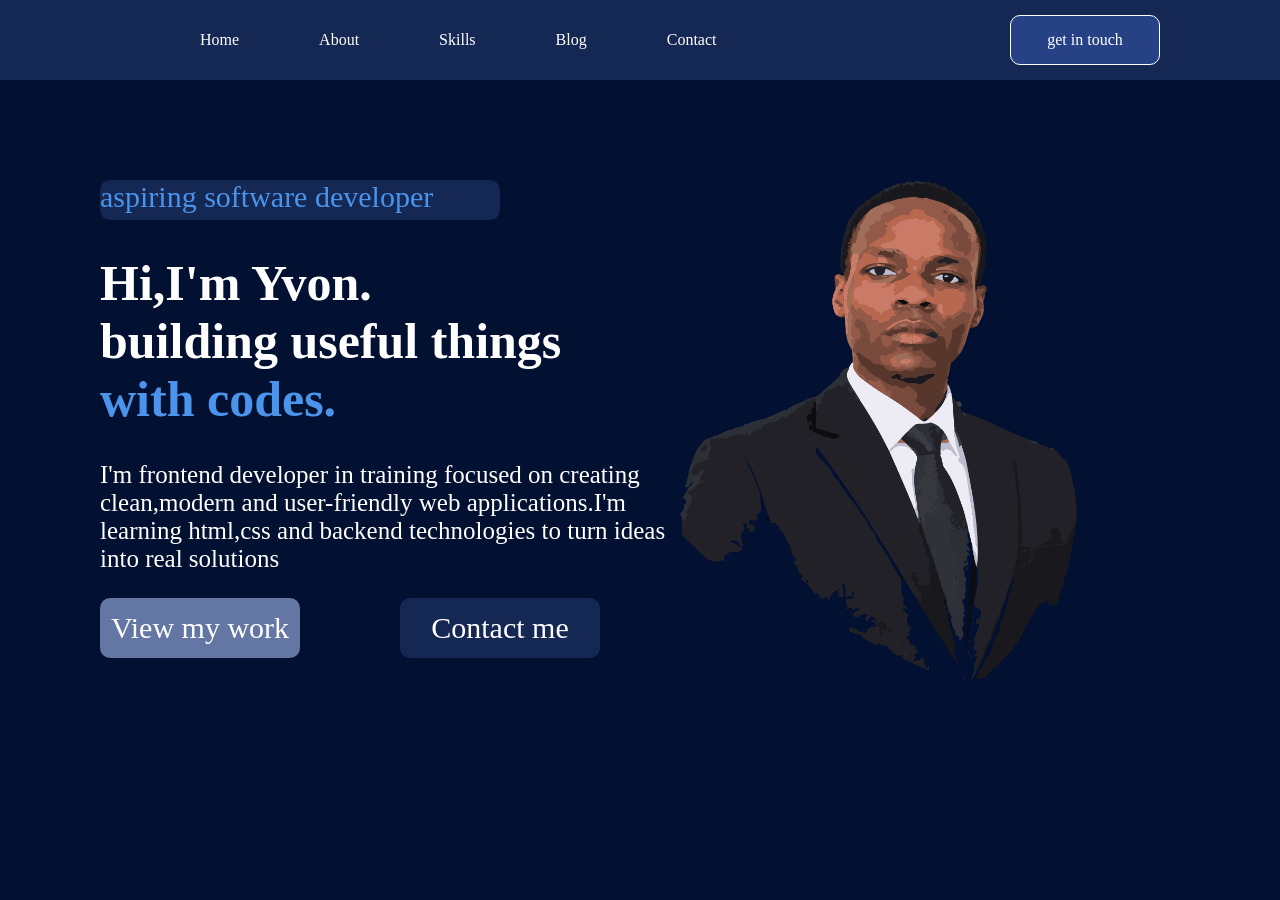
<file: index.html>
<!DOCTYPE html>
<html lang="en">
<head>
    <meta charset="UTF-8">
    <meta name="viewport" content="width=device-width, initial-scale=1.0">
    <title>landing page</title>
    <link rel="stylesheet" href="main.css">

</head>
<body>
    <header class="header">
    <nav class="nav">
        <ul class="links">
            <li><a href="index.html">Home</a></li>
            <li><a href="about.html">About</a></li>
            <li><a href="skills.html">Skills</a></li>
            <li><a href="blog.html">Blog</a></li>
            <li><a href="contact.html">Contact</a></li>
        </ul>
        <a href="contact.html" class="button">get in touch</a>
    </nav>
    </header>
    <main class="content">
        <div class="div1">
            <div class="div11">
                aspiring software developer
            </div>
            <div class="div12">
                <h1 class="t1">Hi,I'm Yvon.<br>building useful things<br><span class="spanl">with codes.</span></h1>
            </div>
            <div class="div13">
                <p class="landingp">I'm frontend developer in training focused on creating clean,modern and
                    user-friendly web applications.I'm learning html,css and backend technologies to 
                    turn ideas into real solutions
                </p>
            </div>
            <div class="div14">
                <div class="div141">
                    <a class="linkl1" href="about.html">View my work</a>
                </div>
                <div class="div142">
                    <a class="linkl1" href="contact.html">Contact me</a>
                </div>
            </div>

        </div>
        <div class="div2">
            <img src="./images/profile.png">
        </div>
    </main>
</body>
</html>
</file>
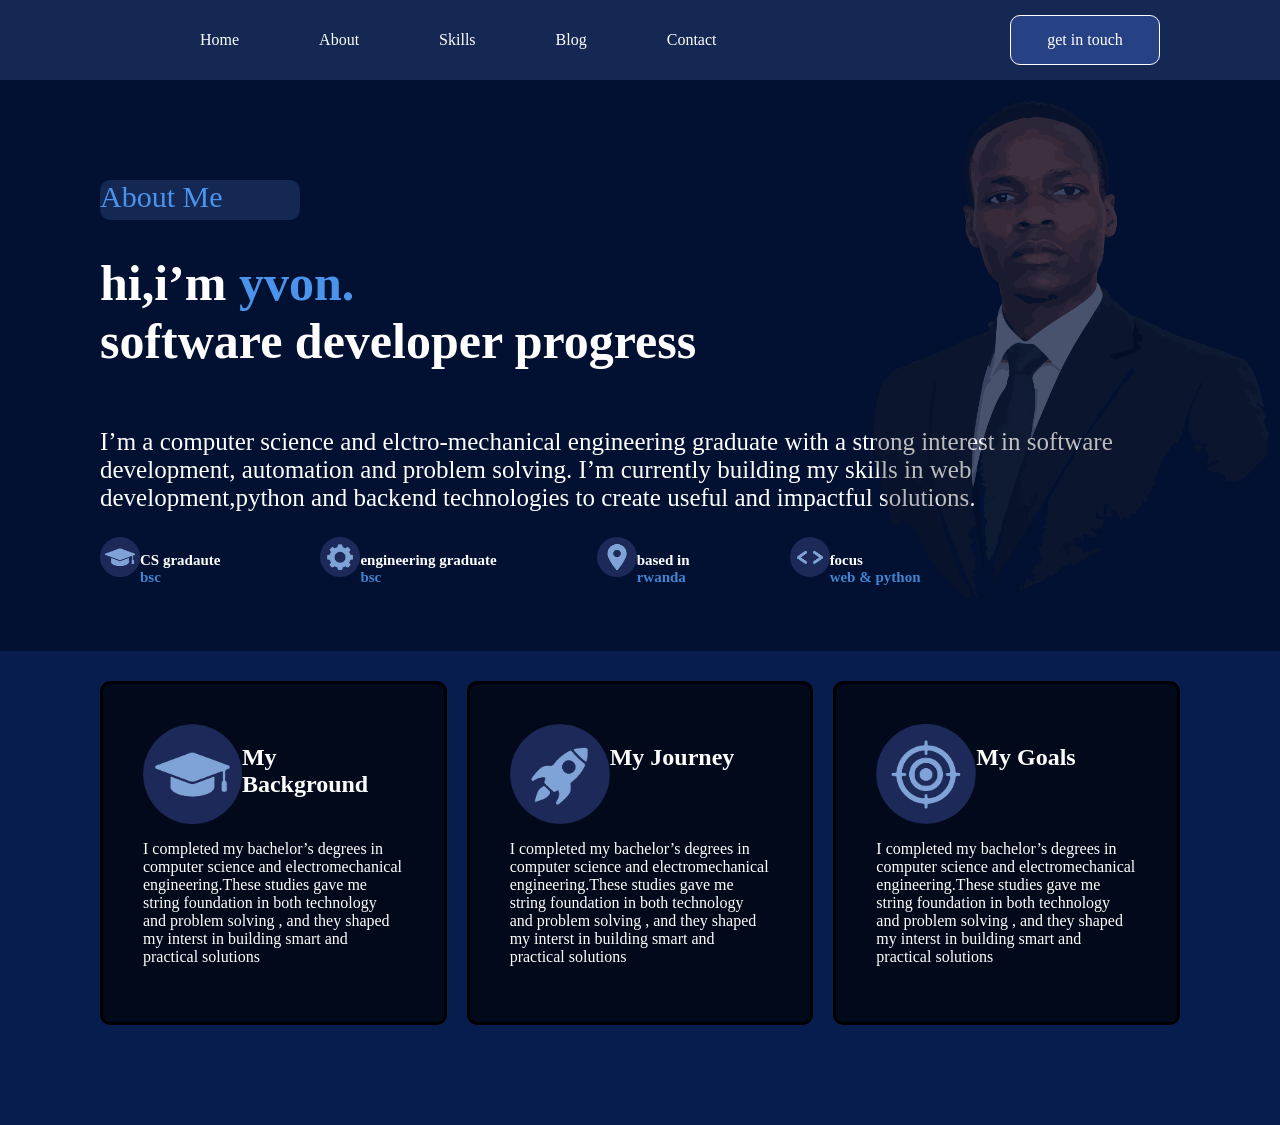
<file: about.html>
<!DOCTYPE html>
<html lang="en">
<head>
    <meta charset="UTF-8">
    <meta name="viewport" content="width=device-width, initial-scale=1.0">
    <title>About</title>
    <link rel="stylesheet" href="main.css">
</head>
<body>
    <header class="header">
    <nav class="nav">
        <ul class="links">
            <li><a href="index.html">Home</a></li>
            <li><a href="about.html">About</a></li>
            <li><a href="skills.html">Skills</a></li>
            <li><a href="blog.html">Blog</a></li>
            <li><a href="contact.html">Contact</a></li>
        </ul>
        <a href="contact.html" class="button">get in touch</a>
    </nav>
    </header>
    <main class="contentA">
        <div class="diva1">
            <div class="diva11">
                <div class="diva111">About Me</div>
                <div class="diva112">
                    <h1 class="ta1">hi,i’m <span class="spanl">yvon.</span><br>software developer progress</h1>
                </div>
                <div class="diva113">
                    <p class="aboutp">I’m a computer science and elctro-mechanical engineering graduate with a strong interest
                         in software development, automation  and problem solving. I’m currently building my skills in web 
                         development,python and backend technologies to create useful and impactful solutions.</p>
                    <img class="aboutimg" src="./images/profile revert.png">      
                </div>
            </div>
        </div>
        <div class="diva2">
            <div class="diva21">
                <img class="diva12img" src="./images/education.png">
                <h3 class="head3about">CS gradaute<br><span class="catabout">bsc</span></h3>
            </div>
            <div class="diva22">
                <img class="diva12img" src="./images/engineering graduate.png">
                <h3 class="head3about">engineering graduate<br><span class="catabout">bsc</span></h3>
            </div>
            <div class="diva23">
                <img class="diva12img" src="./images/based in.png">
                <h3 class="head3about">based in<br><span class="catabout">rwanda</span></h3>
            </div>
            <div class="diva23">
                <img class="diva12img" src="./images/focus.png">
                <h3 class="head3about">focus <br><span class="catabout">web & python</span></h3>
            </div>
        </div>
        <div class="diva3">
            <div class="diva31">
                <div class="diva311">
                    <img class="footimag" src="./images/education.png">
                    <h2>My Background</h2>
                </div>
                <div class="diva312">
                    <p>I completed my bachelor’s degrees in computer science and electromechanical engineering.These studies gave
                    me string foundation in both technology and problem solving , and they shaped my interst in building  smart
                     and  practical solutions</p>
                </div>
            </div>
            <div class="diva32">
                <div class="diva311">
                    <img class="footimag" src="./images/my journey.png">
                    <h2>My Journey</h2>
                </div>
                <div class="diva312">
                    <p>I completed my bachelor’s degrees in computer science and electromechanical engineering.These studies gave
                        me string foundation in both technology and problem solving , and they shaped my interst in building  smart
                        and  practical solutions
                    </p>
                </div>
            </div>
            <div class="diva33">
                <div class="diva311">
                    <img class="footimag" src="./images/my goals.png">
                    <h2>My Goals</h2>
                </div>
                <div class="diva312">
                    <p>
                        I completed my bachelor’s degrees in computer science and electromechanical engineering.These studies gave
                         me string foundation in both technology and problem solving , and they shaped my interst in building  smart
                        and  practical solutions
                    </p>
                </div>
            </div>
        </div>
    </main>
</body>
</html>
</file>
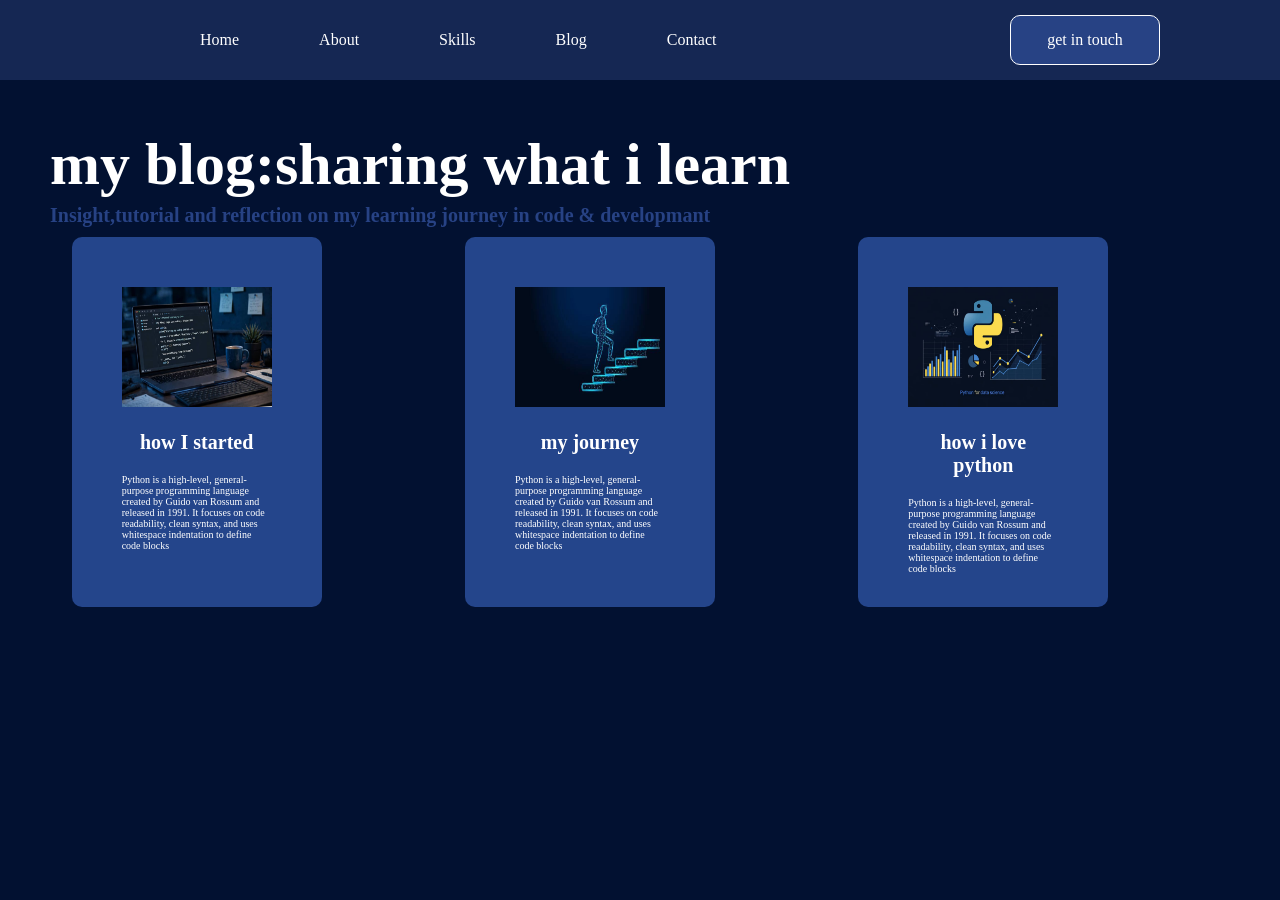
<file: blog.html>
<!DOCTYPE html>
<html lang="en">
<head>
    <meta charset="UTF-8">
    <meta name="viewport" content="width=device-width, initial-scale=1.0">
    <title>Blog</title>
    <link rel="stylesheet" href="blog.css">
</head>
<body>
     <header class="header">
    <nav class="nav">
        <ul class="links">
            <li><a href="index.html">Home</a></li>
            <li><a href="about.html">About</a></li>
            <li><a href="skills1.htm">Skills</a></li>
            <li><a href="blog.html">Blog</a></li>
            <li><a href="contact.html">Contact</a></li>
        </ul>
        <a href="contact.html" class="button">get in touch</a>
    </nav>
    </header>
    <main class="content">
        <div class="div1">
            <h1 class="blogti1">my blog:sharing what i learn</h1>
            <h3 class="blogti2">Insight,tutorial and reflection on my learning journey in code & developmant</h3>
        </div>
        <div class="div2">
            <div class="div21">
                <div class="211">
                    <img class="imag1"src="./images/how i started001.png">
                </div>
                <div class="212">
                    <h2 class="blogtitle2">how I started</h2>
                    <p>Python is a high-level, general-purpose programming language 
                        created by Guido van Rossum and released in 1991. It focuses on code readability, clean syntax, 
                        and uses whitespace indentation to define code blocks
                </div>
            </div>
            <div class="div21">
                <div class="221">
                    <img class="imag2" src="./images/journey.png">
                </div>
                <div class="212">
                    <h2 class="blogtitle2">my journey</h2>
                    <p>Python is a high-level, general-purpose programming language 
                        created by Guido van Rossum and released in 1991. It focuses on code readability, clean syntax, 
                        and uses whitespace indentation to define code blocks
                    </p>
                </div>
            </div>
            <div class="div21">
                <div class="231">
                    <img class="imag3" src="./images/how i love python001.png">
                </div>
                <div class="212">
                    <h2 class="blogtitle2">how i love <br>python</h2>
                    <p>Python is a high-level, general-purpose programming language 
                        created by Guido van Rossum and released in 1991. It focuses on code readability, clean syntax, 
                        and uses whitespace indentation to define code blocks
                    </p>
                </div>
            </div>
        </div>
    </main>
</body>
</html>
</file>
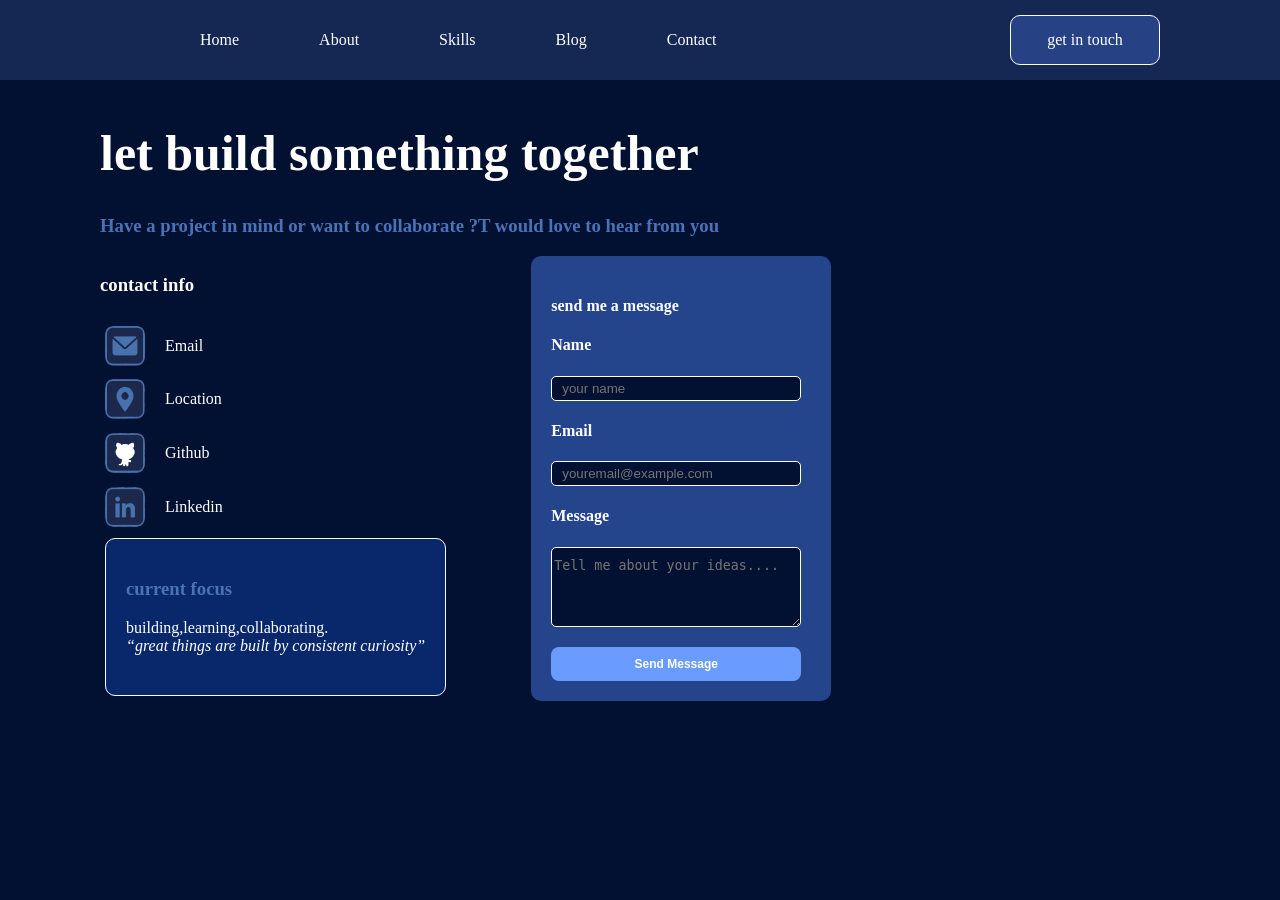
<file: contact.html>
<!DOCTYPE html>
<html lang="en">
<head>
    <meta charset="UTF-8">
    <meta name="viewport" content="width=device-width, initial-scale=1.0">
    <title>Contact</title>
    <link rel="stylesheet" href="contact.css">
</head>
<body>
     <header class="header">
    <nav class="nav">
        <ul class="links">
            <li><a href="index.html">Home</a></li>
            <li><a href="about.html">About</a></li>
            <li><a href="skills.html">Skills</a></li>
            <li><a href="blog.html">Blog</a></li>
            <li><a href="contact.html">Contact</a></li>
        </ul>
        <a href="contact.html" class="button">get in touch</a>
    </nav>
    </header>
    <main class="content">
        <div class="div1">
            <h1 class="conthead">let build something together</h1>
            <h3 class="conthead2">Have  a project in mind or want  to  collaborate ?T would love  to  hear  from  you</h3>
        </div>
        <div class="div2">
            <div class="div21">
                <div class="div211">
                    <h3>contact info</h3>
                    <div class="div2111"><img class="contimg" src="./images/email.png">Email</div>
                    <div class="div2111"><img class="contimg" src="./images/location.png">Location</div>
                    <div class="div2111"><img class="contimg" src="./images/github.png">Github</div>
                    <div class="div2111"><img class="contimg" src="./images/linkedin.png">Linkedin</div>
                    <div class="div2112"><h3 class="conthead3">current focus</h3>
                    <p>building,learning,collaborating.<br><em>“great things are built by consistent curiosity”</em></p></div2112>
                </div>
            </div>
            <div class="div22">
                <h4>send me a message</h4>
                <div class="div221">
                    <h4>Name</h4>
                    <input type="text" placeholder="your name">
                </div>
                <div class="div221">
                    <h4>Email</h4>
                    <input type="text" placeholder="youremail@example.com">
                </div>
                <div class="div221">
                    <h4>Message</h4>
                    <textarea placeholder="Tell me about your ideas...."></textarea>
                </div>
                <div class="div224">
                    <button type="submit">Send Message</button>
                </div>
            </div>
        </div>
    </main>
    
</body>
</html>
</file>
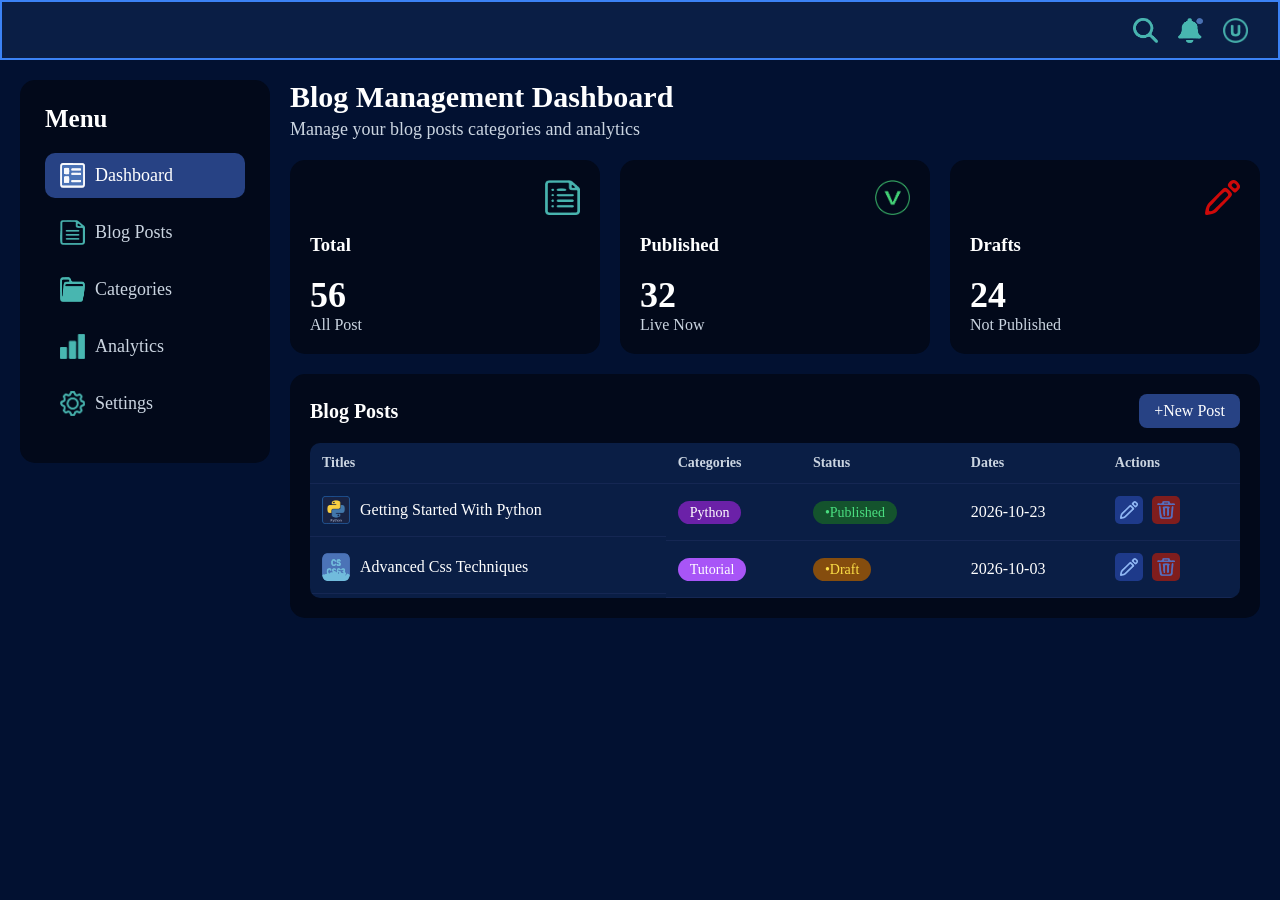
<file: dashboard.html>
<!DOCTYPE html>
<html lang="en">
<head>
    <meta charset="UTF-8">
    <meta name="viewport" content="width=device-width, initial-scale=1.0">
    <title>Dashboard</title>
    <link rel="stylesheet" href="dashboard.css">
</head>
<body>
    <header class="topbar">
        <div class="topbarright">
            <img class="topicon" src="./images/search001.png">
            <img class="topicon" src="./images/ring001.png">
            <img class="topicon" src="./images/users001.png">
        </div>
    </header>

    <main class="contentD">
        <div class="divdleft">
            <h1 class="menuTitle">Menu</h1>
            <div class="menuItem active">
                <img class="menuImg" src="./images/dashboard active001.png">
                <span>Dashboard</span>
            </div>
            <div class="menuItem">
                <img class="menuImg" src="./images/blog post002.png">
                <span>Blog Posts</span>
            </div>
            <div class="menuItem">
                <img class="menuImg" src="./images/categories001.png">
                <span>Categories</span>
            </div>
            <div class="menuItem">
                <img class="menuImg" src="./images/analytics001.png">
                <span>Analytics</span>
            </div>
            <div class="menuItem">
                <img class="menuImg" src="./images/setting001.png">
                <span>Settings</span>
            </div>
        </div>

        <div class="divdright">
            <div class="divdhead">
                <h1 class="td1">Blog Management Dashboard</h1>
                <p class="dashp">Manage your blog posts categories and analytics</p>
            </div>

            <div class="divd2">
                <div class="divd21">
                    <div class="cardtop">
                        <img class="cardicon" src="./images/total document001.png">
                    </div>
                    <h3>Total</h3>
                    <p class="catnum">56</p>
                    <span class="catsub">All Post</span>
                </div>
                <div class="divd21">
                    <div class="cardtop">
                        <img class="cardicon" src="./images/published checkmark002.png">
                    </div>
                    <h3>Published</h3>
                    <p class="catnum">32</p>
                    <span class="catsub">Live Now</span>
                </div>
                <div class="divd21">
                    <div class="cardtop">
                        <img class="cardicon" src="./images/draft pencil002.png">
                    </div>
                    <h3>Drafts</h3>
                    <p class="catnum">24</p>
                    <span class="catsub">Not Published</span>
                </div>
            </div>

            <div class="divd3">
                <div class="divd31">
                    <h2>Blog Posts</h2>
                    <a class="newpostbtn">+New Post</a>
                </div>
                <div class="divd32">
                    <table class="tableD">
                        <tr class="trhead">
                            <th>Titles</th>
                            <th>Categories</th>
                            <th>Status</th>
                            <th>Dates</th>
                            <th>Actions</th>
                        </tr>
                        <tr>
                            <td class="titlecell"><img class="titleicon" src="./images/python.png">
                            <span>Getting Started With Python</span></td>
                            <td><span class="catpy">Python</span></td>
                            <td><span class="statuspub">•Published</span></td>
                            <td>2026-10-23</td>
                            <td>
                                <img class="actionimg edit" src="./images/edit pencil001.png">
                                <img class="actionimg delete" src="./images/delete trash002.png">
                            </td>
                        </tr>
                        <tr>
                            <td class="titlecell"><img class="titleicon" src="./images/css badge001.png">
                            <span>Advanced Css Techniques</span></td>
                            <td><span class="cattut">Tutorial</span></td>
                            <td><span class="statusdraft">•Draft</span></td>
                            <td>2026-10-03</td>
                            <td>
                                <img class="actionimg edit" src="./images/edit pencil001.png">
                                <img class="actionimg delete" src="./images/delete trash002.png">
                            </td>
                        </tr>
                    </table>
                </div>
            </div>
        </div>
    </main>
</body>
</html>
</file>
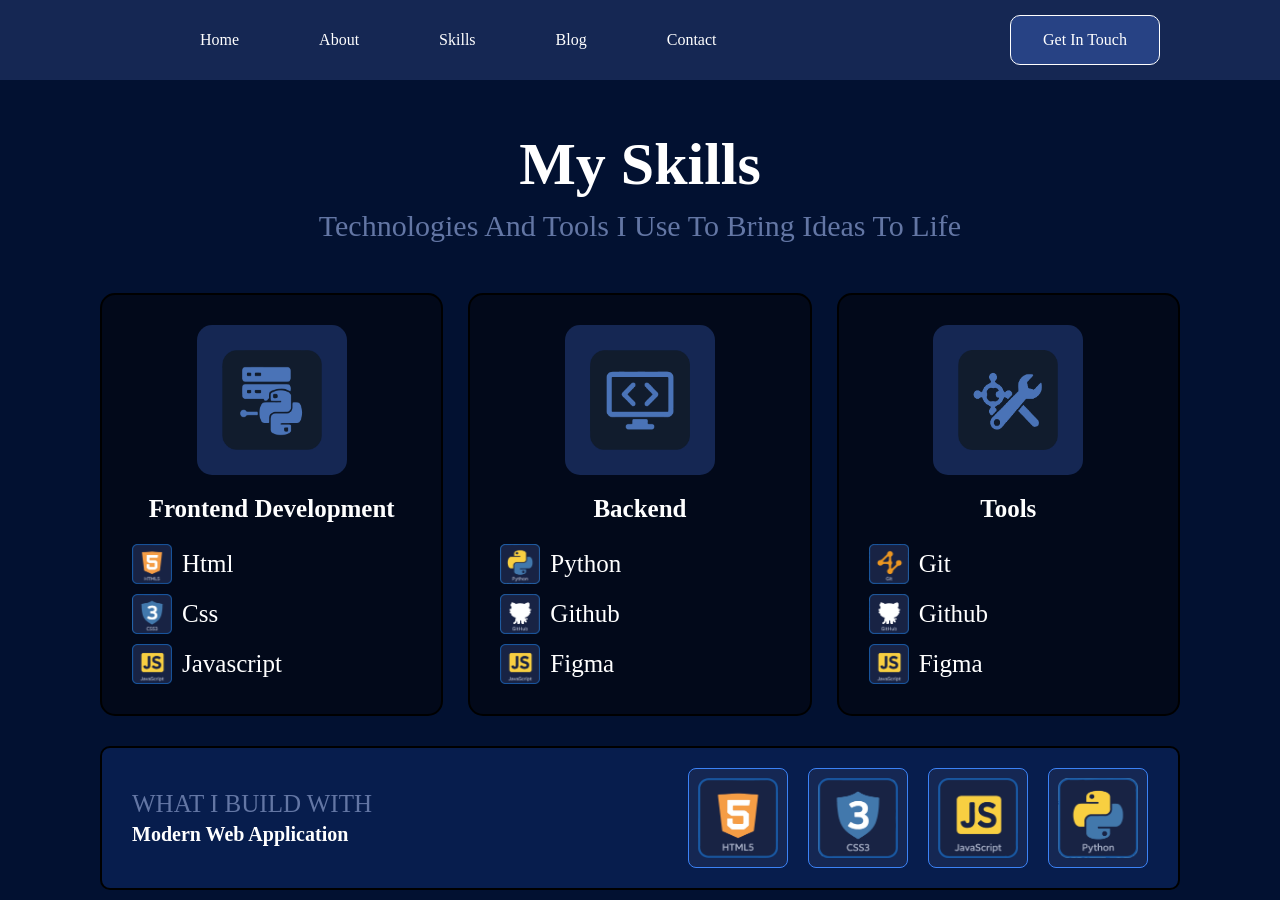
<file: skills.html>
<!DOCTYPE html>
<html lang="en">
<head>
    <meta charset="UTF-8">
    <meta name="viewport" content="width=device-width, initial-scale=1.0">
    <title>Skills</title>
    <link rel="stylesheet" href="skills.css">
</head>
<body>
    <header class="header">
    <nav class="nav">
        <ul class="links">
            <li><a href="index.html">Home</a></li>
            <li><a href="about.html">About</a></li>
            <li><a href="skills.html">Skills</a></li>
            <li><a href="blog.html">Blog</a></li>
            <li><a href="contact.html">Contact</a></li>
        </ul>
        <a href="contact.html" class="button">Get In Touch</a>
    </nav>
    </header>
    <main class="contentS">
        <div class="divs1">
            <h1 class="ts1">My Skills</h1>
            <p class="tsub">Technologies And Tools I Use To Bring Ideas To Life</p>
        </div>

        <div class="divs2">
            <div class="divs21">
                <div class="divs211">
                    <img class="divs12img" src="./images/frontend.png">
                </div>
                <h2 class="head2skill">Frontend Development</h2>
                <div class="divs212">
                    <div class="skillbadge"><img class="badgeimg" src="./images/html.png"><span>Html</span></div>
                    <div class="skillbadge"><img class="badgeimg" src="./images/css.png"><span>Css</span></div>
                    <div class="skillbadge"><img class="badgeimg" src="./images/javascript.png"><span>Javascript</span></div>
                </div>
            </div>

            <div class="divs22">
                <div class="divs211">
                    <img class="divs12img" src="./images/backend.png">
                </div>
                <h2 class="head2skill">Backend</h2>
                <div class="divs212">
                    <div class="skillbadge"><img class="badgeimg" src="./images/python.png"><span>Python</span></div>
                    <div class="skillbadge"><img class="badgeimg" src="./images/github001.png"><span>Github</span></div>
                    <div class="skillbadge"><img class="badgeimg" src="./images/javascript.png"><span>Figma</span></div>
                </div>
            </div>

            <div class="divs23">
                <div class="divs211">
                    <img class="divs12img" src="./images/tools.png">
                </div>
                <h2 class="head2skill">Tools</h2>
                <div class="divs212">
                    <div class="skillbadge"><img class="badgeimg" src="./images/git.png"><span>Git</span></div>
                    <div class="skillbadge"><img class="badgeimg" src="./images/github001.png"><span>Github</span></div>
                    <div class="skillbadge"><img class="badgeimg" src="./images/javascript.png"><span>Figma</span></div>
                </div>
            </div>
        </div>

        <div class="divs3">
            <div class="divs31">
                <p class="whathead">WHAT I BUILD WITH</p>
                <h2 class="whattitle">Modern Web Application</h2>
            </div>
            <div class="divs32">
                <div class="buildicon"><img src="./images/html.png"></div>
                <div class="buildicon"><img src="./images/css.png"></div>
                <div class="buildicon"><img src="./images/javascript.png"></div>
                <div class="buildicon"><img src="./images/python.png"></div>
            </div>
        </div>
    </main>
</body>
</html>
</file>
<file: main.css>
*{
    box-sizing: border-box;
}

body{
    margin:0;
    font-family:Katibeh,serif;
    background-color:#021131;
    color:#ffffff;

}

.header{
    background-color:#152753;

}
.nav{
    display: flex;
    align-items:center;
    width:100%;
    height:80px;
}

.links{
    display: flex;
    align-items:center;
    list-style:none;
    margin-left:200px;
    padding:0;
    gap:80px;
    flex:1;   

}
.links a{
    color:white;
    text-decoration:none;
}

.links a:hover{
    color:#3B82F6;
    text-decoration:underline;
    
}
.button{
    display: inline-flex;
    align-items:center;
    justify-content:center;
    background-color:#274284;
    color:white;
    text-decoration:none;
    border:1px solid;
    width:150px;
    height:50px;
    border-radius:10px;
    font-size:16px;
    margin-right:120px;
}
.button:hover{
    background-color:#3B82F6;
}

.content{
    display: flex;  
    grid-template-columns:1.1fr 0.9;
    padding:100px;
}
.div11{
    background-color:#152753;
    color:#4a95eb;
    font-size:30px;
    width:400px;
    height:40px;
    border-radius:10px;
}
.t1{
    font-size:50px;
    font-family:Katibeh;
}
.spanl{
    color:#4a95eb;
    font-size:50px;
    font-family: Katibeh;
}
.landingp{
    font-size:25px;
    font-family: Katibeh;
}
.div14{
    display:flex;
    gap:100px;
    display: flex;
    justify-content: left;
}
.div141{
    display: flex;
    justify-content: center;
    align-items: center;
    background-color:#6376a4;
    width: 200px;
    height:60px;
    border-radius: 10px;
}

.linkl1{
    text-decoration: none;
    color:white;
    font-size:30px;
}
.div142{
    display: flex;
    justify-content: center;
    align-items: center;
    background-color:#152753;
    width: 200px;
    height: 60px;
    border-radius: 10px;
}
.div2{
    display: flex;
    justify-content: center;
    align-items: center;
}
img{
    width: 500px;
    height:500px;
}
.contentA{  
    grid-template-columns:1.1fr 0.9;
    padding:0px;
}
.ta1{
    font-size:50px;
    font-family:Katibeh;
}
.aboutp{
    font-size:25px;
    font-family: Katibeh;
}
.diva23{
    display: flex;
}
.diva12img{
    width:40px;
    height:40px;
}
.diva111{
    background-color:#152753;
    color:#4a95eb;
    font-size:30px;
    width:200px;
    height:40px;
    border-radius:10px
}
.diva113{
    display: flex;
}
.aboutimg{
    width: 500px;
    height:500px;
    position:absolute;
    opacity:0.3;
    right:10px;
    top:100px;
}
.diva2{
    display: flex;
    gap:100px;   
}
.head3about{
    font-size:15px;
}
.diva22{
    display: flex;
}
.diva21{
    display: flex;
}
.catabout{
    color:#4184d3;
}
.footimag{
    width:100px;
    height:100px;
} 
.diva3{
    display: flex;
    background-color: #071d4d;
    width:100%;
    gap:20px;
}
.diva1{
    margin:100px 100px 0px 100px;
}
.diva2{
    margin:0 100px 50px 100px ;
}
.diva33{
    background-color: #02091a;
    border:solid;
    margin:30px 100px  100px 0;
    padding: 40px;
    border-color: black;
    border-radius: 10px;
}
.diva32{
    background-color: #02091a;
    border:solid;
    margin:30px 0 100px 0;
    padding: 40px;
    border-color: black;
    border-radius: 10px;
}
.diva31{
    background-color: #02091a;
    border:solid;
    margin:30px 0 100px 100px;
    padding: 40px;
    border-color: black;
    border-radius: 10px;
}
.diva311{
    display: flex;
}
</file>
<file: blog.css>
*{
    box-sizing: border-box;
    padding: 0;
    margin: 0;
}

body{
    margin:0;
    font-family:Katibeh,serif;
    background-color:#021131;
    color:#ffffff;

}

.header{
    background-color:#152753;

}
.nav{
    display: flex;
    align-items:center;
    width:100%;
    height:80px;
}

.links{
    display: flex;
    align-items:center;
    list-style:none;
    margin-left:200px;
    padding:0;
    gap:80px;
    flex:1;   

}
.links a{
    color:white;
    text-decoration:none;
}

.links a:hover{
    color:#3B82F6;
    text-decoration:underline;
    
}
.button{
    display: inline-flex;
    align-items:center;
    justify-content:center;
    background-color:#274284;
    color:white;
    text-decoration:none;
    border:1px solid;
    width:150px;
    height:50px;
    border-radius:10px;
    font-size:16px;
    margin-right:120px;
}
.button:hover{
    background-color:#3B82F6;
}
.div2{
    display: flex;
    gap:100px;
    margin-right: 100px;
}
.imag1{
    width: 150px;
    height: 120px;
}

.imag3{
    width: 150px;
    height: 120px;
}
.imag2{
    width: 150px;
    height: 120px;
}
.div21{
    margin-left:auto;
    margin-right: auto;
    border: none;
    background-color: #24458b;
    border-radius: 10px;
    padding: 50px;
    width: 250px;
    height: 370px;
}
.content{
    padding:50px;

}
.div212{
    font-size: 10px;
}

.blogtitle2{
    margin-top: 20px;
    margin-bottom: 20px;
    text-align: center;
    font-size: 20px;
}
p{
    margin-bottom: 20px;
    font-size: 10px;
}
.blogti1{
    font-size: 60px;
    margin-bottom: 5px;
}
.blogti2{
    color: #274284;
    font-size: 20px;
    margin-bottom: 10px;
}
</file>
<file: contact.css>
*{
    box-sizing: border-box;
}

body{
    margin:0;
    font-family:Katibeh,serif;
    background-color:#021131;
    color:#ffffff;

}

.header{
    background-color:#152753;

}
.nav{
    display: flex;
    align-items:center;
    width:100%;
    height:80px;
}

.links{
    display: flex;
    align-items:center;
    list-style:none;
    margin-left:200px;
    padding:0;
    gap:80px;
    flex:1;   

}
.links a{
    color:white;
    text-decoration:none;
}

.links a:hover{
    color:#3B82F6;
    text-decoration:underline;
    
}
.button{
    display: inline-flex;
    align-items:center;
    justify-content:center;
    background-color:#274284;
    color:white;
    text-decoration:none;
    border:1px solid;
    width:150px;
    height:50px;
    border-radius:10px;
    font-size:16px;
    margin-right:120px;
}
.button:hover{
    background-color:#3B82F6;
}
.conthead{
    font-size: 50px;
}
.conthead2{
    color: #4a73b7;
}
.div211{
    display: grid;
}
.div21{
    display: flex;
    gap:80px;
}
.div2111{
    display: flex;
    gap:20px;
    align-items: center;
    margin:5px;
}
.div2{
    display: flex;
}
.content{
    display: grid;
    padding:10px 100px 10px 100px;
}
.contimg{
    width: 40px;
    height:40px;
}
.div22{
    border: none solid;
    background-color: #24458b;
    border-radius: 10px;
    padding:20px;
    width:300px
}
.div2112{
    border:0.5px solid;
    background-color: #09286b;
    border-radius: 10px;
    margin: 5px;
    padding: 20px; 
}
.conthead3{
    color: #4a73b7;
}
.div221 input{
    border: 0.1px white solid;
    background-color: #021131;
    border-radius: 5px;
    padding: 10px;
    width:250px;
    height:25px;
}
.div221 textarea{
    border: 0.1px white solid;
    background-color: #021131;
    border-radius: 5px;
    padding-top: 10px;
    width:250px;
    height: 80px;
}
.div224 button{
    width:250px;
    margin-top:16px;
    background:#6a9bff;
    border:none;
    border-radius:8px;
    padding:10px;
    color:#fff;
    font-size:12px;
    font-weight:600;
    cursor:pointer
}
</file>
<file: dashboard.css>
*{
    box-sizing: border-box;
}
body{
    margin:0;
    font-family:Katibeh,serif;
    background-color:#021131;
    color:white
}
.topbar{
    background-color:#0a1e45;
    border:2px solid #3B82F6;
    height:60px;
    display:flex;
    justify-content:flex-end;
    align-items:center;
    padding-right:30px;
}
.topbarright{
    display:flex;
    align-items:center;
    gap:20px;
}
.topicon{
    width:25px;
    height:25px;
}

.contentD{
    display:flex;
    padding:20px;
    gap:20px;
}
.divdleft{
    background-color:#02091a;
    border-radius:15px;
    width:250px;
    padding:25px;
    height:fit-content;
}
.menuTitle{
    font-size:25px;
    margin:0 0 20px 0;
}
.menuItem{
    display:flex;
    align-items:center;
    gap:10px;
    padding:10px 15px;
    border-radius:10px;
    margin-bottom:12px;
    font-size:18px;
    cursor:pointer;
    color:#cbd5e1;
}
.menuItem.active{
    background-color:#274284;
    color:white;
}
.menuImg{
    width:25px;
    height:25px;
}
.divdright{
    flex:1;
}
.td1{
    font-size:30px;
    margin:0;
}
.dashp{
    font-size:18px;
    color:#cbd5e1;
    margin:5px 0 20px 0;
}
.divd2{
    display:flex;
    gap:20px;
}
.divd21{
    background-color:#02091a;
    border-radius:15px;
    padding:20px;
    width:100%;
}
.cardtop{
    display:flex;
    justify-content:flex-end;
}
.cardicon{
    width:35px;
    height:35px;
}
.catnum{
    font-size:36px;
    margin:5px 0 0 0;
    font-weight:bold;
}
.catsub{
    color:#cbd5e1;
    font-size:16px;
}
.divd3{
    background-color:#02091a;
    border-radius:15px;
    margin-top:20px;
    padding:20px;
}
.divd31{
    display:flex;
    justify-content:space-between;
    align-items:center;
}
.divd31 h2{
    font-size:20px;
    margin:0;
}
.newpostbtn{
    background-color:#274284;
    color:white;
    text-decoration:none;
    padding:8px 15px;
    border-radius:8px;
    font-size:16px;
}
.tableD{
    width:100%;
    margin-top:15px;
    border-collapse: collapse;
    background-color:#0a1e45;
    border-radius:10px;
    overflow:hidden;
}
.tableD th{
    text-align:left;
    padding:12px;
    font-size:14px;
    color:#cbd5e1;
    border-bottom:1px solid #152753;
}
.tableD td{
    padding:12px;
    font-size:16px;
    border-bottom:1px solid #152753;
}
.titlecell{
    display:flex;
    align-items:center;
    gap:10px;
}
.titleicon{
    width:28px;
    height:28px;
}
.catpy{
    background-color:#6b21a8;
    padding:4px 12px;
    border-radius:12px;
    font-size:14px;
}
.cattut{
    background-color:#a855f7;
    padding:4px 12px;
    border-radius:12px;
    font-size:14px;
}
.statuspub{
    background-color:#14532d;
    color:#4ade80;
    padding:4px 12px;
    border-radius:12px;
    font-size:14px;
}
.statusdraft{
    background-color:#854d0e;
    color:#fde047;
    padding:4px 12px;
    border-radius:12px;
    font-size:14px;
}
.actionimg{
    width:28px;
    height:28px;
    border-radius:5px;
    padding:5px;
    cursor:pointer;
    margin-right:5px;
}
.actionimg.edit{
    background-color:#1e3a8a;
}
.actionimg.delete{
    background-color:#7f1d1d;
}
</file>
<file: skills.css>
*{
    box-sizing: border-box;
}
body{
    margin:0;
    font-family:Katibeh,serif;
    background-color:#021131;
    color:#ffffff;
}
.header{
    background-color:#152753;
}
.nav{
    display: flex;
    align-items:center;
    width:100%;
    height:80px;
}
.links{
    display: flex;
    align-items:center;
    list-style:none;
    margin-left:200px;
    padding:0;
    gap:80px;
    flex:1;   
}
.links a{
    color:white;
    text-decoration:none;
}
.links a:hover{
    color:#3B82F6;
    text-decoration:underline;
}
.button{
    display: inline-flex;
    align-items:center;
    justify-content:center;
    background-color:#274284;
    color:white;
    text-decoration:none;
    border:1px solid;
    width:150px;
    height:50px;
    border-radius:10px;
    font-size:16px;
    margin-right:120px;
}
.button:hover{
    background-color:#3B82F6;
}
.contentS{
    padding:0 100px;
}
.divs1{
    text-align:center;
    margin-top:50px;
}
.ts1{
    font-size:60px;
    font-family:Katibeh;
    margin:0;
}
.tsub{
    font-size:30px;
    color:#6376a4;
    margin-top:10px;
}
.divs2{
    display: flex;
    gap:25px;
    margin-top:50px;
}
.divs21{
    background-color:#02091a;
    border:2px solid #000000;
    border-radius:15px;
    padding:30px;
    width:100%;
    text-align:center;
}
.divs22{
    background-color:#02091a;
    border:2px solid #000000;
    border-radius:15px;
    padding:30px;
    width:100%;
    text-align:center;
}
.divs23{
    background-color:#02091a;
    border:2px solid #000000;
    border-radius:15px;
    padding:30px;
    width:100%;
    text-align:center;
}
.divs211{
    background-color:#152753;
    width:150px;
    height:150px;
    border-radius:15px;
    display:flex;
    justify-content:center;
    align-items:center;
    margin:0 auto;
}
.divs12img{
    width:100px;
    height:100px;
}
.head2skill{
    font-size:25px;
    margin-top:20px;
}
.divs212{
    display: flex;
    flex-direction: column;
    gap:10px;
    margin-top:20px;
    text-align:left;
}
.skillbadge{
    display: flex;
    align-items:center;
    gap:10px;
    font-size:25px;
}
.badgeimg{
    width:40px;
    height:40px;
}
.divs3{
    display: flex;
    justify-content: space-between;
    align-items:center;
    background-color:#071d4d;
    border:2px solid #000000;
    border-radius:10px;
    margin-top:30px;
    padding:20px 30px;
}
.divs31{
    display: flex;
    flex-direction: column;
}
.whathead{
    color:#6376a4;
    font-size:25px;
    margin:0;
}
.whattitle{
    font-size:20px;
    margin:5px 0 0 0;
}
.divs32{
    display: flex;
    gap:20px;
}
.buildicon{
    background-color:#152753;
    border:1px solid #3B82F6;
    border-radius:8px;
    width:100px;
    height:100px;
    display: flex;
    justify-content: center;
    align-items:center;
}
.buildicon img{
    width:80px;
    height:80px;
}
</file>
